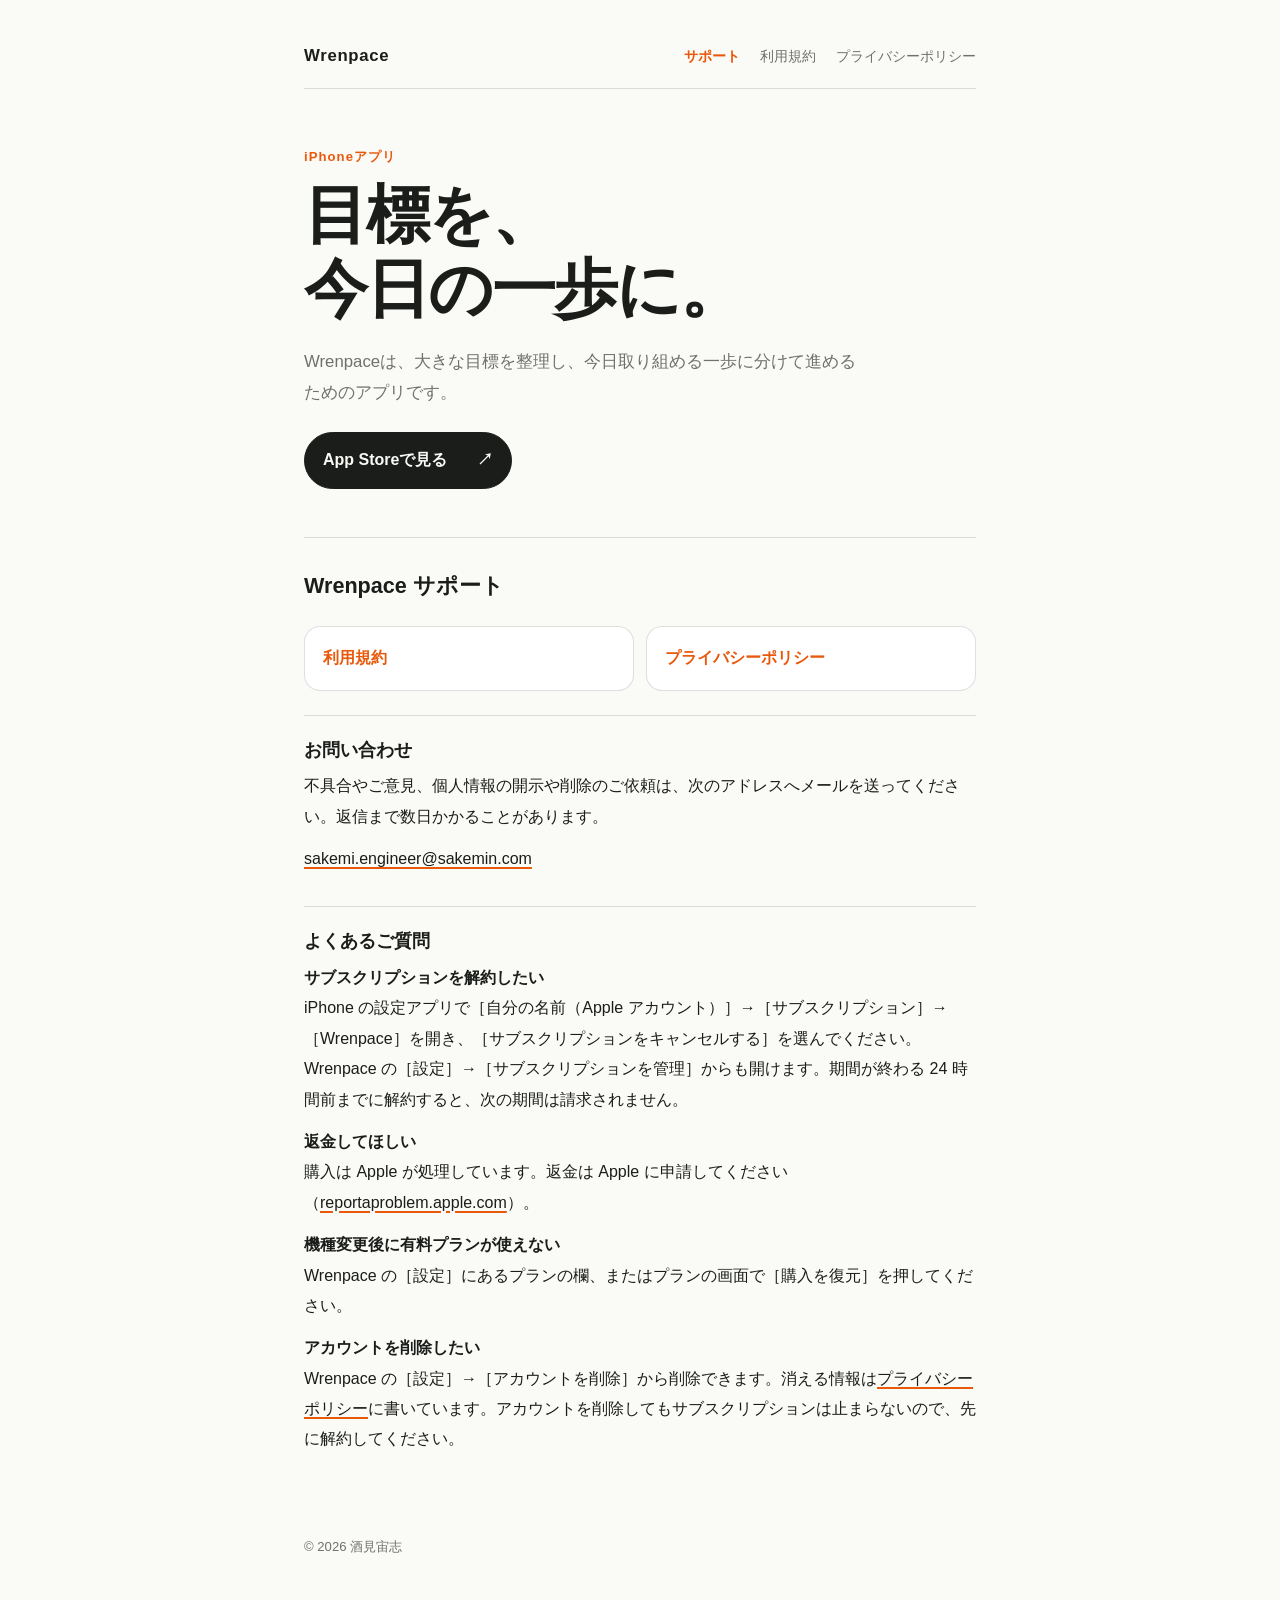
<file: index.html>
<!doctype html>
<html lang="ja">
<head>
<meta charset="utf-8">
<meta name="viewport" content="width=device-width, initial-scale=1, viewport-fit=cover">
<title>Wrenpace — 目標を、今日の一歩に</title>
<meta name="description" content="Wrenpaceは、大きな目標を今日取り組める一歩に整理するiPhoneアプリです。">
<link rel="stylesheet" href="style.css">
</head>
<body>
<div class="page">
  <header class="masthead">
    <a class="brand" href="./">Wrenpace</a>
    <nav aria-label="ページ">
      <a href="./" aria-current="page">サポート</a>
      <a href="terms/">利用規約</a>
      <a href="privacy/">プライバシーポリシー</a>
    </nav>
  </header>

  <main>
    <section class="hero" aria-labelledby="hero-title">
      <p class="eyebrow">iPhoneアプリ</p>
      <h1 id="hero-title">目標を、<br>今日の一歩に。</h1>
      <p class="hero-copy">Wrenpaceは、大きな目標を整理し、今日取り組める一歩に分けて進めるためのアプリです。</p>
      <a class="app-store-link" href="https://apps.apple.com/jp/app/wrenpace/id6824926927" aria-label="App StoreでWrenpaceを見る">
        <span class="app-store-link__label">App Storeで見る</span>
        <span aria-hidden="true">↗</span>
      </a>
    </section>

    <section class="support-area" aria-labelledby="support-title">
      <h2 class="support-title" id="support-title">Wrenpace サポート</h2>

      <div class="cards">
        <a class="card" href="terms/"><strong>利用規約</strong></a>
        <a class="card" href="privacy/"><strong>プライバシーポリシー</strong></a>
      </div>

      <section>
        <h3>お問い合わせ</h3>
        <p>不具合やご意見、個人情報の開示や削除のご依頼は、次のアドレスへメールを送ってください。返信まで数日かかることがあります。</p>
        <p><a href="mailto:sakemi.engineer@sakemin.com">sakemi.engineer@sakemin.com</a></p>
      </section>

      <section>
        <h3>よくあるご質問</h3>
      <p><strong>サブスクリプションを解約したい</strong><br>
      iPhone の設定アプリで［自分の名前（Apple アカウント）］→［サブスクリプション］→［Wrenpace］を開き、［サブスクリプションをキャンセルする］を選んでください。Wrenpace の［設定］→［サブスクリプションを管理］からも開けます。期間が終わる 24 時間前までに解約すると、次の期間は請求されません。</p>
      <p><strong>返金してほしい</strong><br>
      購入は Apple が処理しています。返金は Apple に申請してください（<a href="https://reportaproblem.apple.com/">reportaproblem.apple.com</a>）。</p>
      <p><strong>機種変更後に有料プランが使えない</strong><br>
      Wrenpace の［設定］にあるプランの欄、またはプランの画面で［購入を復元］を押してください。</p>
      <p><strong>アカウントを削除したい</strong><br>
      Wrenpace の［設定］→［アカウントを削除］から削除できます。消える情報は<a href="privacy/#delete">プライバシーポリシー</a>に書いています。アカウントを削除してもサブスクリプションは止まらないので、先に解約してください。</p>
      </section>
    </section>
  </main>

  <footer>© 2026 酒見宙志</footer>
</div>
</body>
</html>
</file>
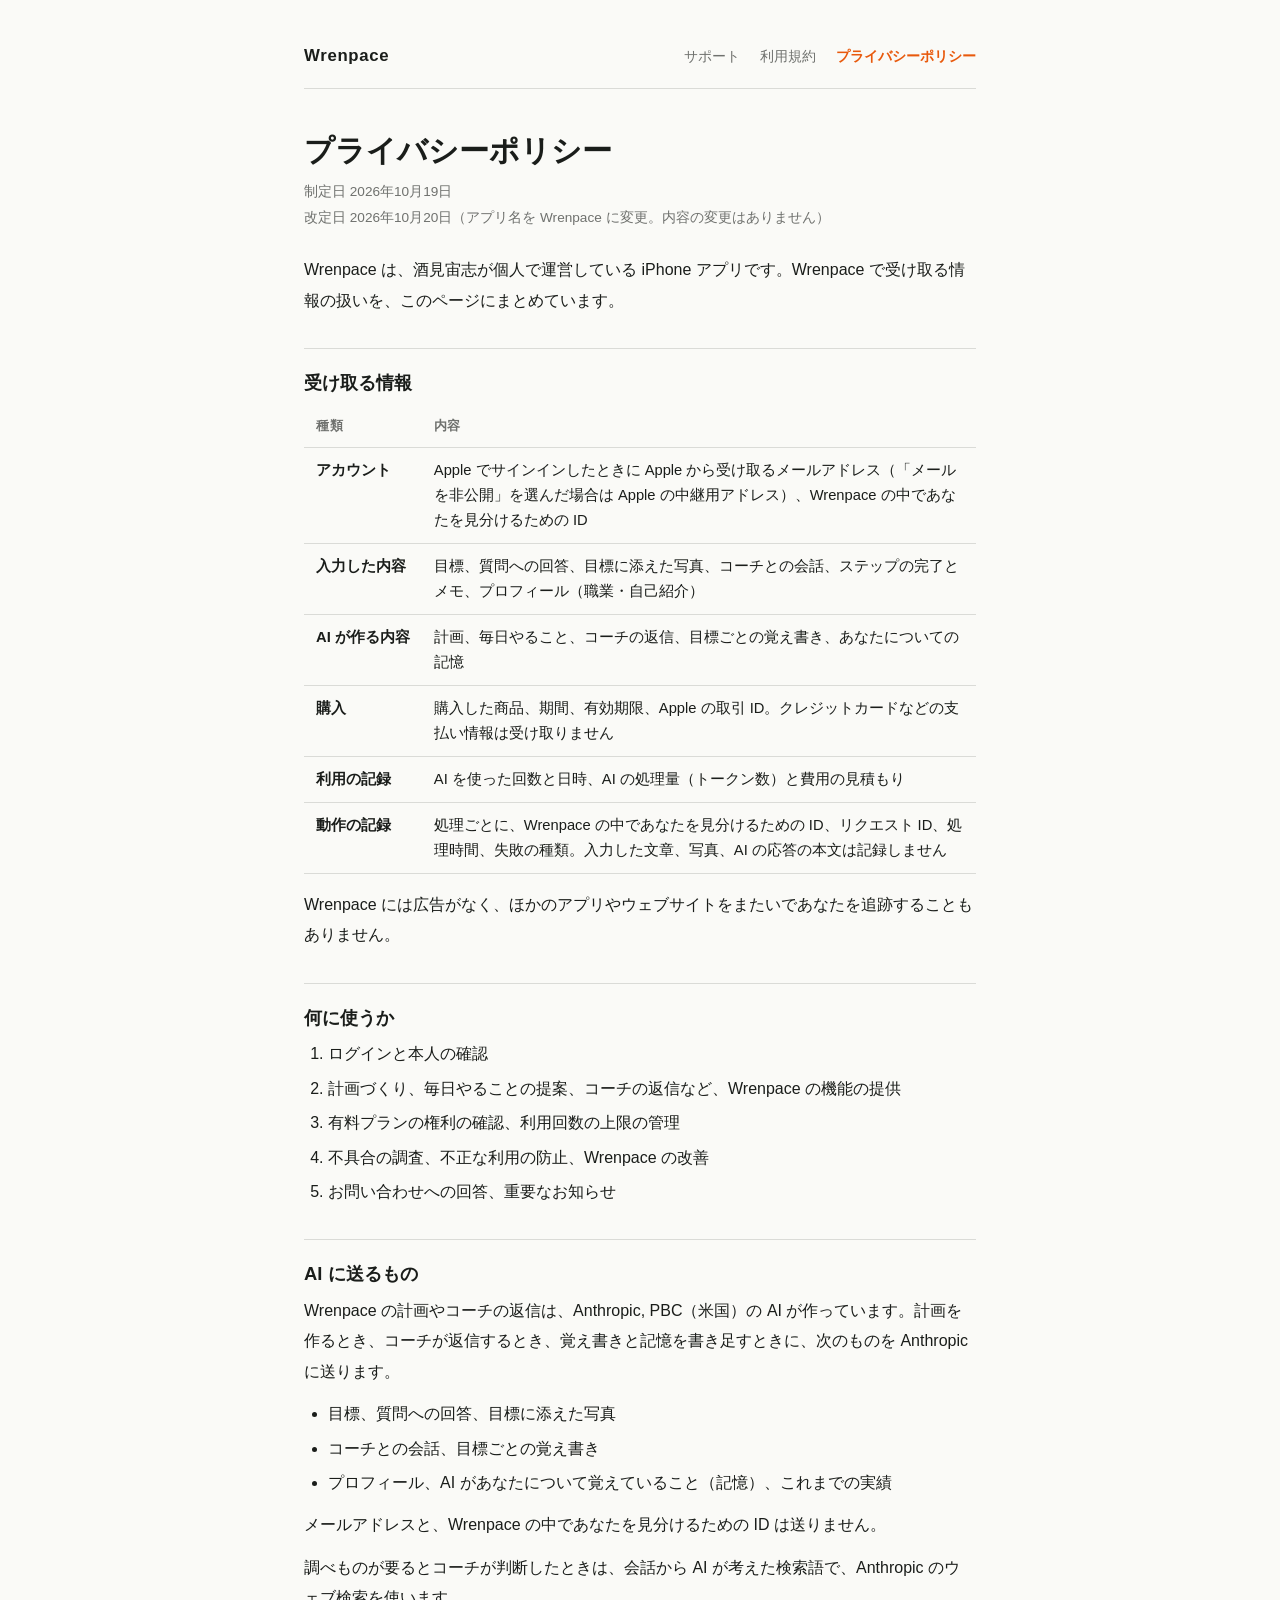
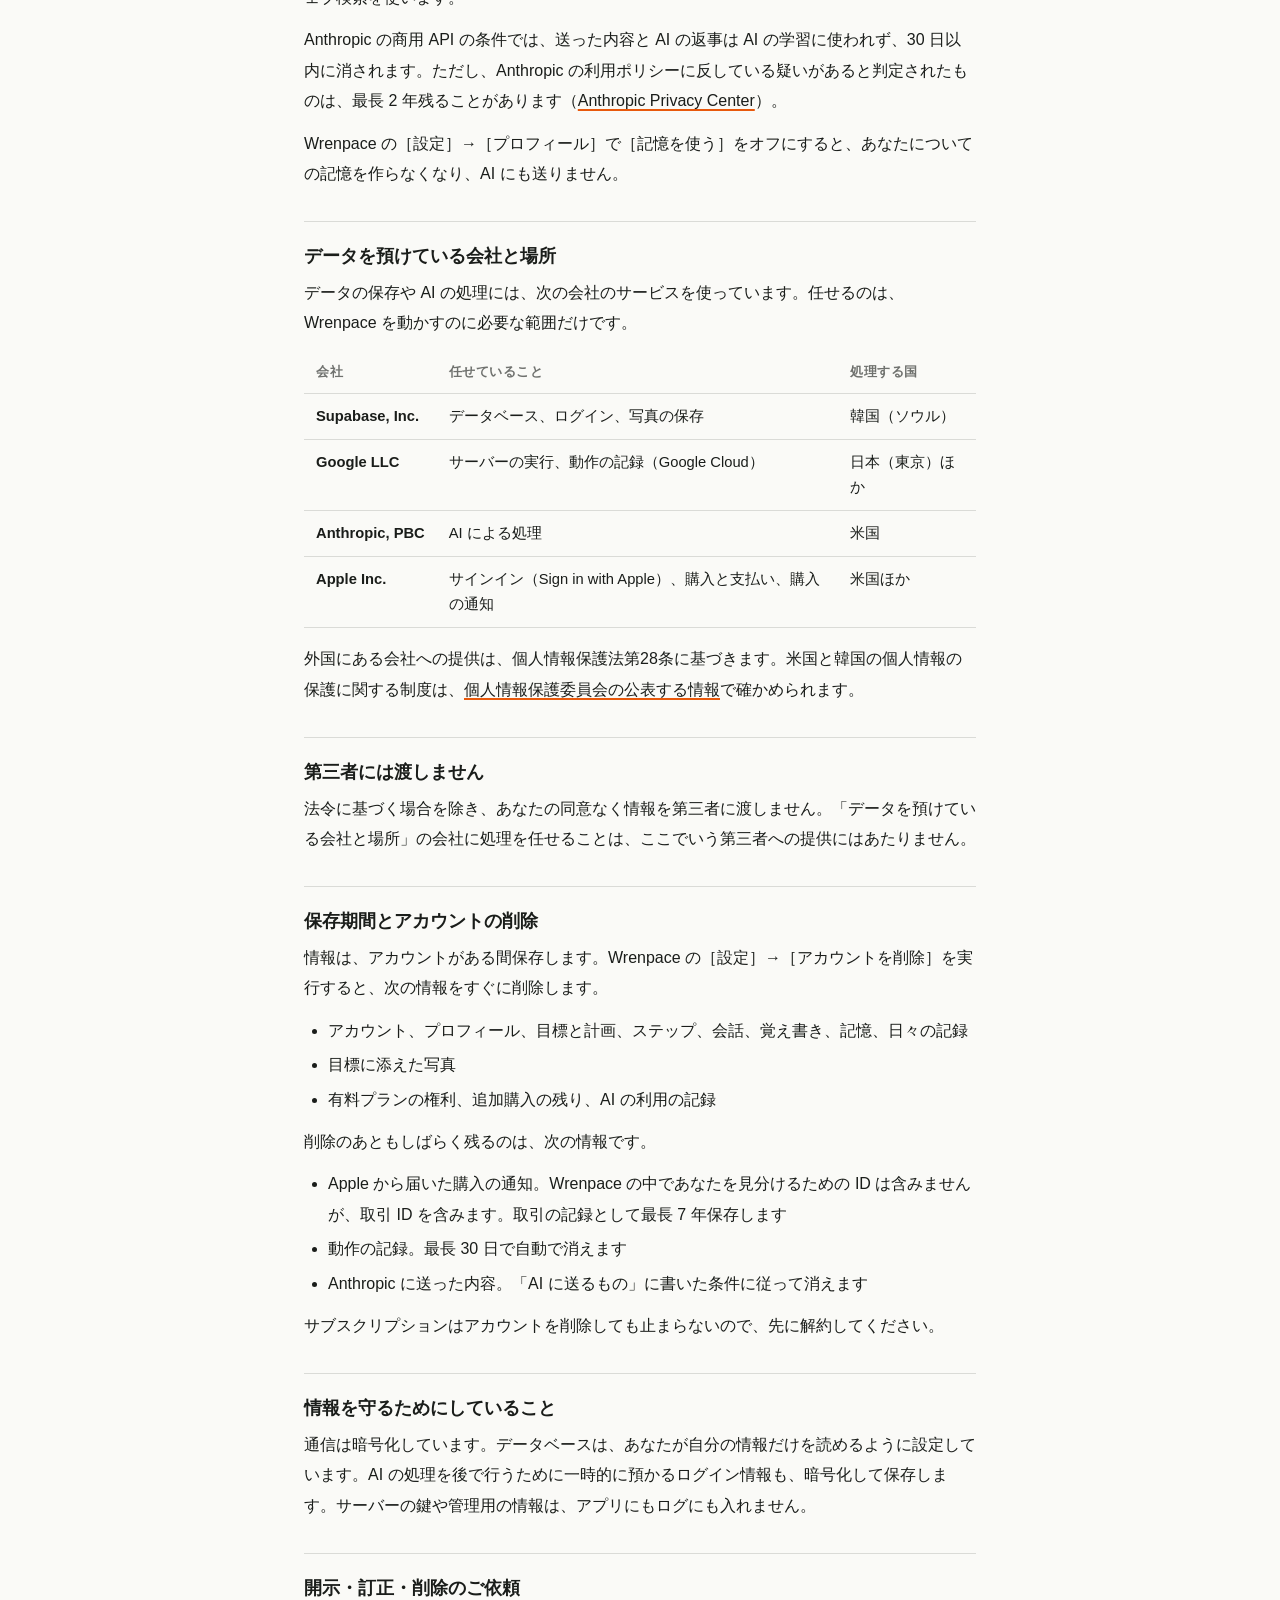
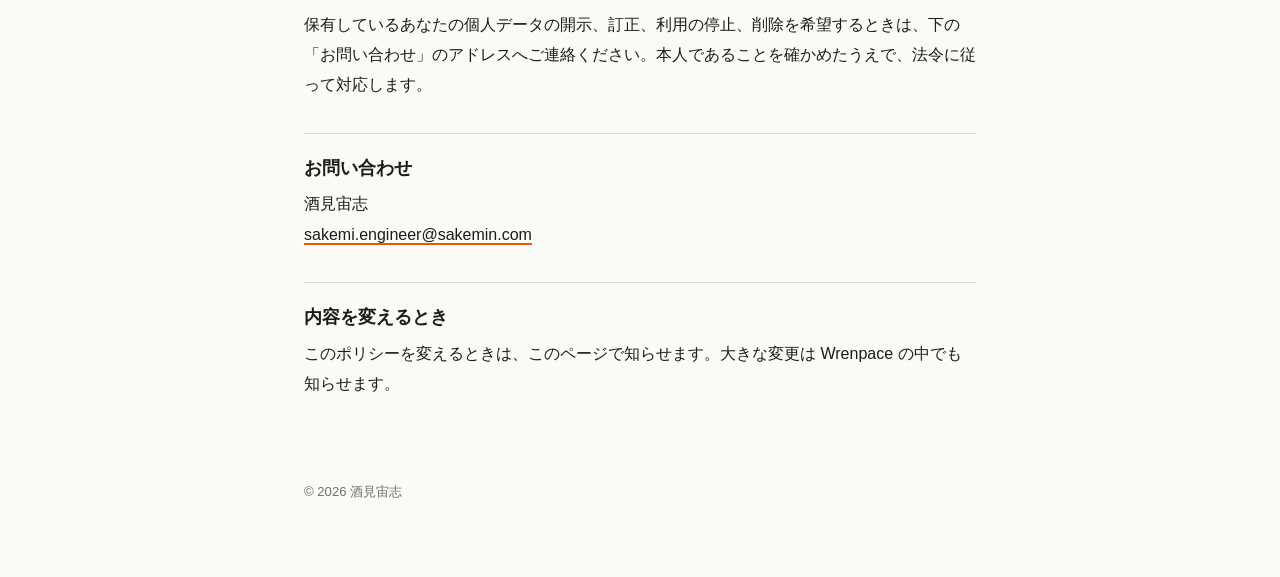
<file: privacy/index.html>
<!doctype html>
<html lang="ja">
<head>
<meta charset="utf-8">
<meta name="viewport" content="width=device-width, initial-scale=1, viewport-fit=cover">
<title>Wrenpace プライバシーポリシー</title>
<link rel="stylesheet" href="../style.css">
</head>
<body>
<div class="page">
  <header class="masthead">
    <a class="brand" href="../">Wrenpace</a>
    <nav aria-label="ページ">
      <a href="../">サポート</a>
      <a href="../terms/">利用規約</a>
      <a href="./" aria-current="page">プライバシーポリシー</a>
    </nav>
  </header>

  <main>
    <h1>プライバシーポリシー</h1>
    <p class="dates">制定日 2026年10月19日<br>改定日 2026年10月20日（アプリ名を Wrenpace に変更。内容の変更はありません）</p>
    <p class="lead">Wrenpace は、酒見宙志が個人で運営している iPhone アプリです。Wrenpace で受け取る情報の扱いを、このページにまとめています。</p>

    <section>
      <h2>受け取る情報</h2>
      <div class="table-wrap">
        <table>
          <thead><tr><th>種類</th><th>内容</th></tr></thead>
          <tbody>
            <tr><td>アカウント</td><td>Apple でサインインしたときに Apple から受け取るメールアドレス（「メールを非公開」を選んだ場合は Apple の中継用アドレス）、Wrenpace の中であなたを見分けるための ID</td></tr>
            <tr><td>入力した内容</td><td>目標、質問への回答、目標に添えた写真、コーチとの会話、ステップの完了とメモ、プロフィール（職業・自己紹介）</td></tr>
            <tr><td>AI が作る内容</td><td>計画、毎日やること、コーチの返信、目標ごとの覚え書き、あなたについての記憶</td></tr>
            <tr><td>購入</td><td>購入した商品、期間、有効期限、Apple の取引 ID。クレジットカードなどの支払い情報は受け取りません</td></tr>
            <tr><td>利用の記録</td><td>AI を使った回数と日時、AI の処理量（トークン数）と費用の見積もり</td></tr>
            <tr><td>動作の記録</td><td>処理ごとに、Wrenpace の中であなたを見分けるための ID、リクエスト ID、処理時間、失敗の種類。入力した文章、写真、AI の応答の本文は記録しません</td></tr>
          </tbody>
        </table>
      </div>
      <p>Wrenpace には広告がなく、ほかのアプリやウェブサイトをまたいであなたを追跡することもありません。</p>
    </section>

    <section>
      <h2>何に使うか</h2>
      <ol>
        <li>ログインと本人の確認</li>
        <li>計画づくり、毎日やることの提案、コーチの返信など、Wrenpace の機能の提供</li>
        <li>有料プランの権利の確認、利用回数の上限の管理</li>
        <li>不具合の調査、不正な利用の防止、Wrenpace の改善</li>
        <li>お問い合わせへの回答、重要なお知らせ</li>
      </ol>
    </section>

    <section>
      <h2>AI に送るもの</h2>
      <p>Wrenpace の計画やコーチの返信は、Anthropic, PBC（米国）の AI が作っています。計画を作るとき、コーチが返信するとき、覚え書きと記憶を書き足すときに、次のものを Anthropic に送ります。</p>
      <ul>
        <li>目標、質問への回答、目標に添えた写真</li>
        <li>コーチとの会話、目標ごとの覚え書き</li>
        <li>プロフィール、AI があなたについて覚えていること（記憶）、これまでの実績</li>
      </ul>
      <p>メールアドレスと、Wrenpace の中であなたを見分けるための ID は送りません。</p>
      <p>調べものが要るとコーチが判断したときは、会話から AI が考えた検索語で、Anthropic のウェブ検索を使います。</p>
      <p>Anthropic の商用 API の条件では、送った内容と AI の返事は AI の学習に使われず、30 日以内に消されます。ただし、Anthropic の利用ポリシーに反している疑いがあると判定されたものは、最長 2 年残ることがあります（<a href="https://privacy.claude.com/">Anthropic Privacy Center</a>）。</p>
      <p>Wrenpace の［設定］→［プロフィール］で［記憶を使う］をオフにすると、あなたについての記憶を作らなくなり、AI にも送りません。</p>
    </section>

    <section>
      <h2>データを預けている会社と場所</h2>
      <p>データの保存や AI の処理には、次の会社のサービスを使っています。任せるのは、Wrenpace を動かすのに必要な範囲だけです。</p>
      <div class="table-wrap">
        <table>
          <thead><tr><th>会社</th><th>任せていること</th><th>処理する国</th></tr></thead>
          <tbody>
            <tr><td>Supabase, Inc.</td><td>データベース、ログイン、写真の保存</td><td>韓国（ソウル）</td></tr>
            <tr><td>Google LLC</td><td>サーバーの実行、動作の記録（Google Cloud）</td><td>日本（東京）ほか</td></tr>
            <tr><td>Anthropic, PBC</td><td>AI による処理</td><td>米国</td></tr>
            <tr><td>Apple Inc.</td><td>サインイン（Sign in with Apple）、購入と支払い、購入の通知</td><td>米国ほか</td></tr>
          </tbody>
        </table>
      </div>
      <p>外国にある会社への提供は、個人情報保護法第28条に基づきます。米国と韓国の個人情報の保護に関する制度は、<a href="https://www.ppc.go.jp/personalinfo/legal/kaiseihogohou/#gaikoku">個人情報保護委員会の公表する情報</a>で確かめられます。</p>
    </section>

    <section>
      <h2>第三者には渡しません</h2>
      <p>法令に基づく場合を除き、あなたの同意なく情報を第三者に渡しません。「データを預けている会社と場所」の会社に処理を任せることは、ここでいう第三者への提供にはあたりません。</p>
    </section>

    <section id="delete">
      <h2>保存期間とアカウントの削除</h2>
      <p>情報は、アカウントがある間保存します。Wrenpace の［設定］→［アカウントを削除］を実行すると、次の情報をすぐに削除します。</p>
      <ul>
        <li>アカウント、プロフィール、目標と計画、ステップ、会話、覚え書き、記憶、日々の記録</li>
        <li>目標に添えた写真</li>
        <li>有料プランの権利、追加購入の残り、AI の利用の記録</li>
      </ul>
      <p>削除のあともしばらく残るのは、次の情報です。</p>
      <ul>
        <li>Apple から届いた購入の通知。Wrenpace の中であなたを見分けるための ID は含みませんが、取引 ID を含みます。取引の記録として最長 7 年保存します</li>
        <li>動作の記録。最長 30 日で自動で消えます</li>
        <li>Anthropic に送った内容。「AI に送るもの」に書いた条件に従って消えます</li>
      </ul>
      <p>サブスクリプションはアカウントを削除しても止まらないので、先に解約してください。</p>
    </section>

    <section>
      <h2>情報を守るためにしていること</h2>
      <p>通信は暗号化しています。データベースは、あなたが自分の情報だけを読めるように設定しています。AI の処理を後で行うために一時的に預かるログイン情報も、暗号化して保存します。サーバーの鍵や管理用の情報は、アプリにもログにも入れません。</p>
    </section>

    <section>
      <h2>開示・訂正・削除のご依頼</h2>
      <p>保有しているあなたの個人データの開示、訂正、利用の停止、削除を希望するときは、下の「お問い合わせ」のアドレスへご連絡ください。本人であることを確かめたうえで、法令に従って対応します。</p>
    </section>

    <section>
      <h2>お問い合わせ</h2>
      <p>酒見宙志<br><a href="mailto:sakemi.engineer@sakemin.com">sakemi.engineer@sakemin.com</a></p>
    </section>

    <section>
      <h2>内容を変えるとき</h2>
      <p>このポリシーを変えるときは、このページで知らせます。大きな変更は Wrenpace の中でも知らせます。</p>
    </section>
  </main>

  <footer>© 2026 酒見宙志</footer>
</div>
</body>
</html>
</file>
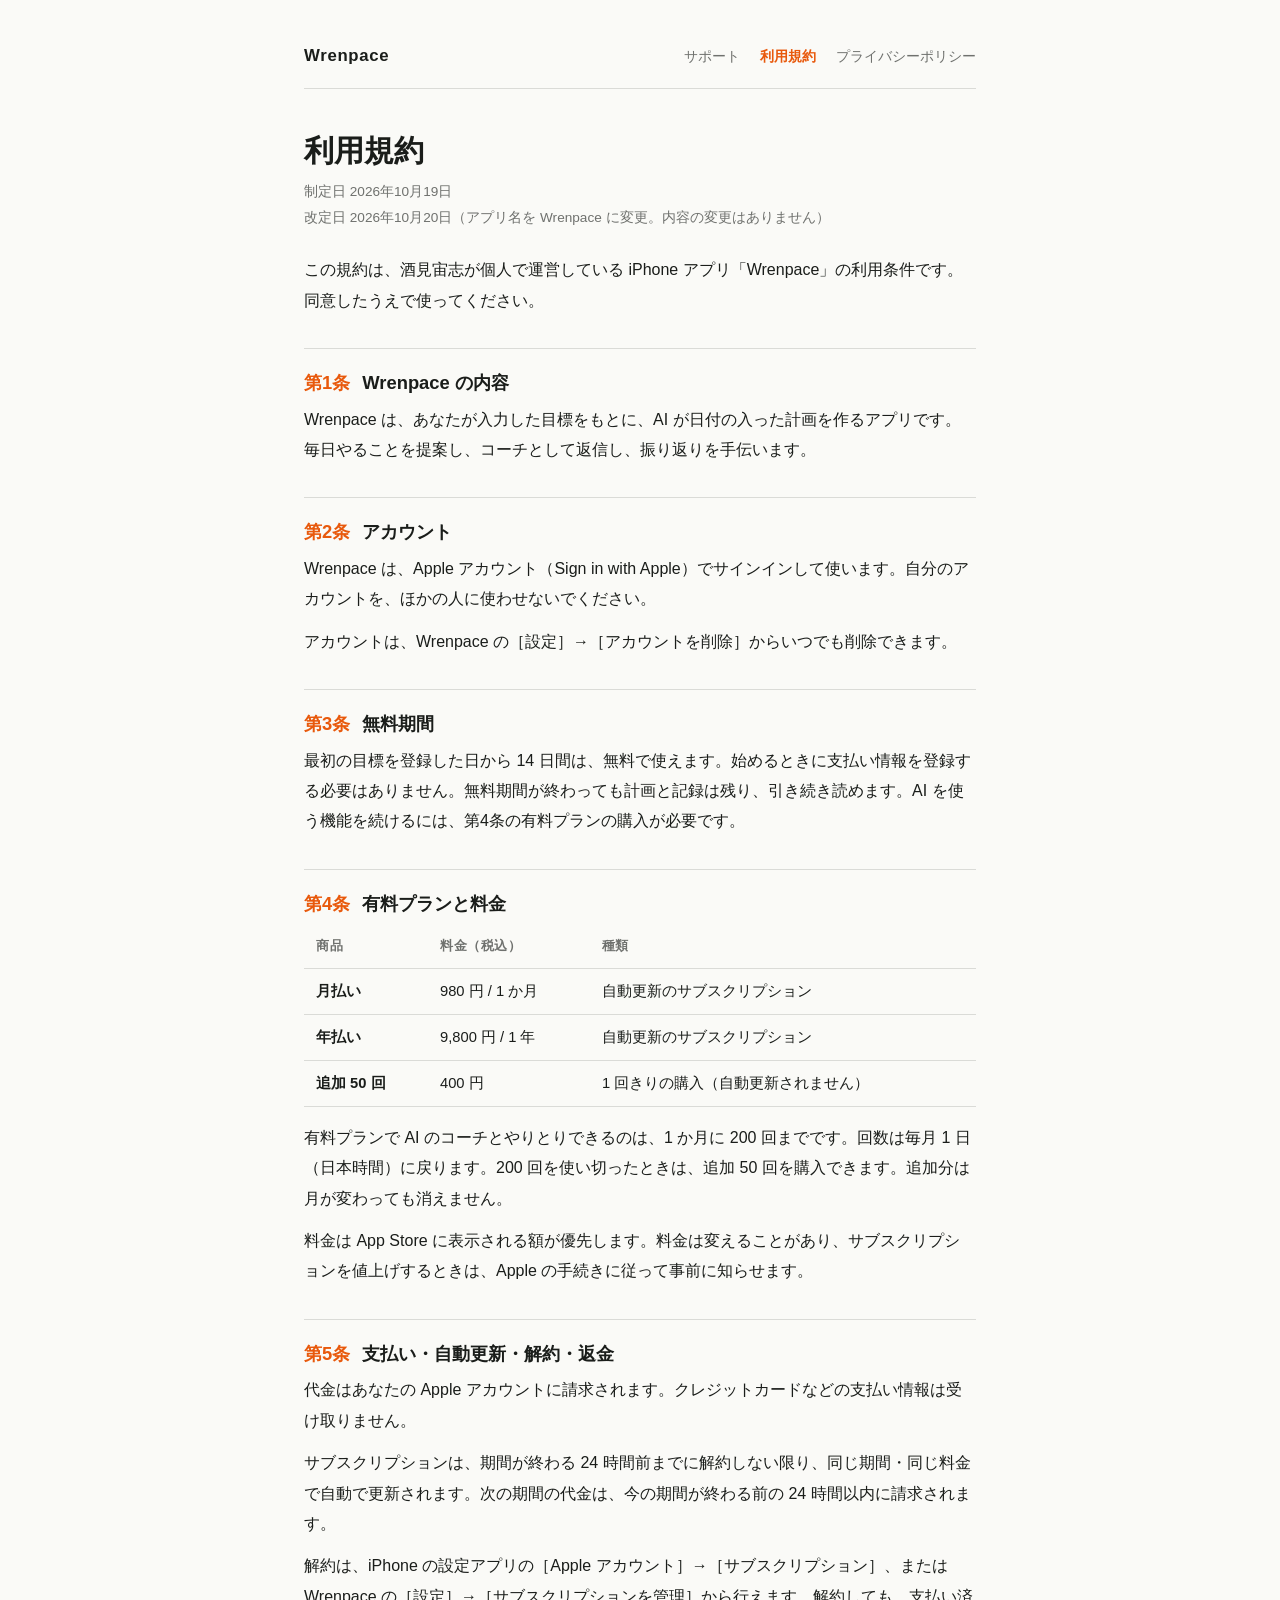
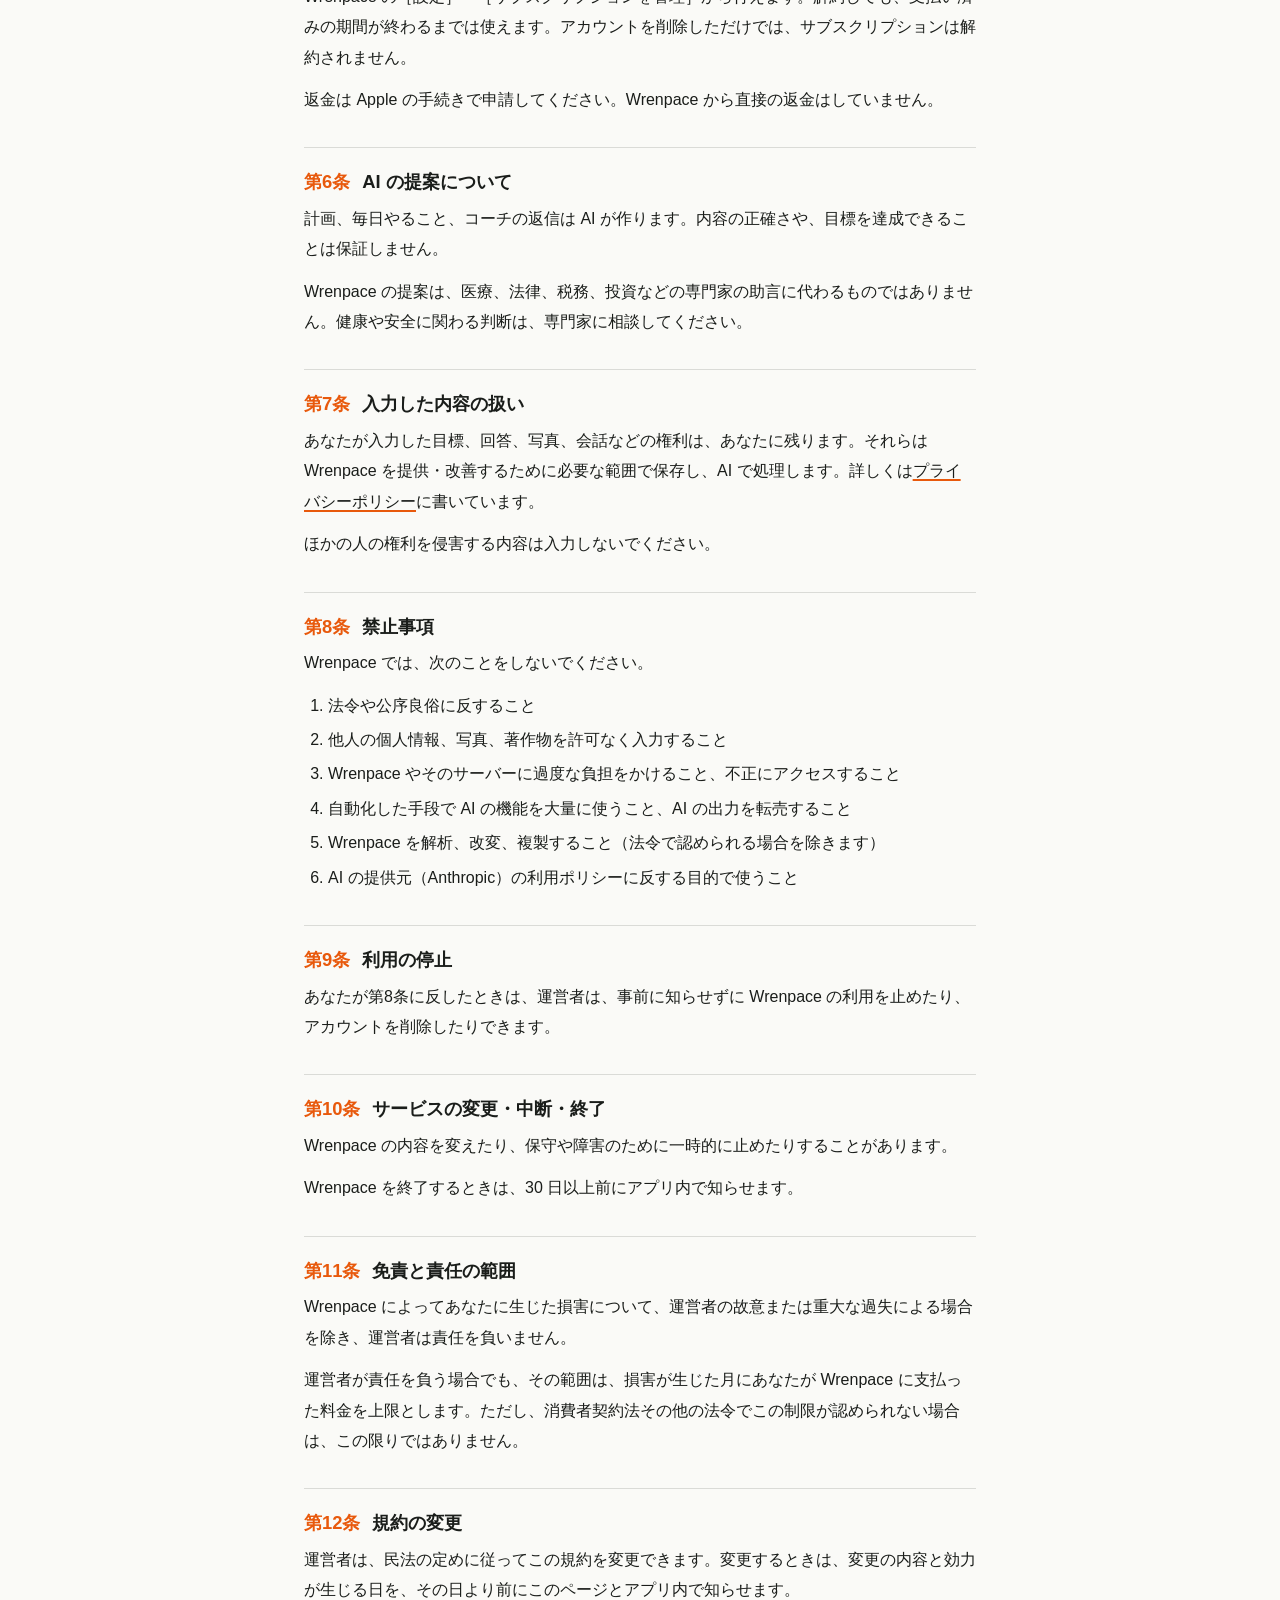
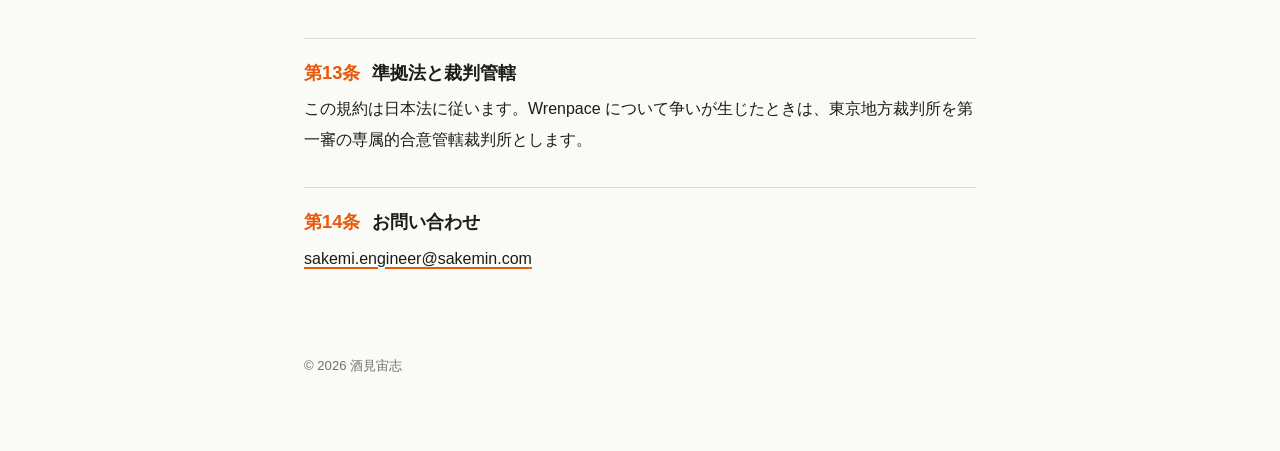
<file: terms/index.html>
<!doctype html>
<html lang="ja">
<head>
<meta charset="utf-8">
<meta name="viewport" content="width=device-width, initial-scale=1, viewport-fit=cover">
<title>Wrenpace 利用規約</title>
<link rel="stylesheet" href="../style.css">
</head>
<body>
<div class="page">
  <header class="masthead">
    <a class="brand" href="../">Wrenpace</a>
    <nav aria-label="ページ">
      <a href="../">サポート</a>
      <a href="./" aria-current="page">利用規約</a>
      <a href="../privacy/">プライバシーポリシー</a>
    </nav>
  </header>

  <main>
    <h1>利用規約</h1>
    <p class="dates">制定日 2026年10月19日<br>改定日 2026年10月20日（アプリ名を Wrenpace に変更。内容の変更はありません）</p>
    <p class="lead">この規約は、酒見宙志が個人で運営している iPhone アプリ「Wrenpace」の利用条件です。同意したうえで使ってください。</p>

    <section>
      <h2><span class="no">第1条</span>Wrenpace の内容</h2>
      <p>Wrenpace は、あなたが入力した目標をもとに、AI が日付の入った計画を作るアプリです。毎日やることを提案し、コーチとして返信し、振り返りを手伝います。</p>
    </section>

    <section>
      <h2><span class="no">第2条</span>アカウント</h2>
      <p>Wrenpace は、Apple アカウント（Sign in with Apple）でサインインして使います。自分のアカウントを、ほかの人に使わせないでください。</p>
      <p>アカウントは、Wrenpace の［設定］→［アカウントを削除］からいつでも削除できます。</p>
    </section>

    <section>
      <h2><span class="no">第3条</span>無料期間</h2>
      <p>最初の目標を登録した日から 14 日間は、無料で使えます。始めるときに支払い情報を登録する必要はありません。無料期間が終わっても計画と記録は残り、引き続き読めます。AI を使う機能を続けるには、第4条の有料プランの購入が必要です。</p>
    </section>

    <section>
      <h2><span class="no">第4条</span>有料プランと料金</h2>
      <div class="table-wrap">
        <table>
          <thead><tr><th>商品</th><th>料金（税込）</th><th>種類</th></tr></thead>
          <tbody>
            <tr><td>月払い</td><td>980 円 / 1 か月</td><td>自動更新のサブスクリプション</td></tr>
            <tr><td>年払い</td><td>9,800 円 / 1 年</td><td>自動更新のサブスクリプション</td></tr>
            <tr><td>追加 50 回</td><td>400 円</td><td>1 回きりの購入（自動更新されません）</td></tr>
          </tbody>
        </table>
      </div>
      <p>有料プランで AI のコーチとやりとりできるのは、1 か月に 200 回までです。回数は毎月 1 日（日本時間）に戻ります。200 回を使い切ったときは、追加 50 回を購入できます。追加分は月が変わっても消えません。</p>
      <p>料金は App Store に表示される額が優先します。料金は変えることがあり、サブスクリプションを値上げするときは、Apple の手続きに従って事前に知らせます。</p>
    </section>

    <section>
      <h2><span class="no">第5条</span>支払い・自動更新・解約・返金</h2>
      <p>代金はあなたの Apple アカウントに請求されます。クレジットカードなどの支払い情報は受け取りません。</p>
      <p>サブスクリプションは、期間が終わる 24 時間前までに解約しない限り、同じ期間・同じ料金で自動で更新されます。次の期間の代金は、今の期間が終わる前の 24 時間以内に請求されます。</p>
      <p>解約は、iPhone の設定アプリの［Apple アカウント］→［サブスクリプション］、または Wrenpace の［設定］→［サブスクリプションを管理］から行えます。解約しても、支払い済みの期間が終わるまでは使えます。アカウントを削除しただけでは、サブスクリプションは解約されません。</p>
      <p>返金は Apple の手続きで申請してください。Wrenpace から直接の返金はしていません。</p>
    </section>

    <section>
      <h2><span class="no">第6条</span>AI の提案について</h2>
      <p>計画、毎日やること、コーチの返信は AI が作ります。内容の正確さや、目標を達成できることは保証しません。</p>
      <p>Wrenpace の提案は、医療、法律、税務、投資などの専門家の助言に代わるものではありません。健康や安全に関わる判断は、専門家に相談してください。</p>
    </section>

    <section>
      <h2><span class="no">第7条</span>入力した内容の扱い</h2>
      <p>あなたが入力した目標、回答、写真、会話などの権利は、あなたに残ります。それらは Wrenpace を提供・改善するために必要な範囲で保存し、AI で処理します。詳しくは<a href="../privacy/">プライバシーポリシー</a>に書いています。</p>
      <p>ほかの人の権利を侵害する内容は入力しないでください。</p>
    </section>

    <section>
      <h2><span class="no">第8条</span>禁止事項</h2>
      <p>Wrenpace では、次のことをしないでください。</p>
      <ol>
        <li>法令や公序良俗に反すること</li>
        <li>他人の個人情報、写真、著作物を許可なく入力すること</li>
        <li>Wrenpace やそのサーバーに過度な負担をかけること、不正にアクセスすること</li>
        <li>自動化した手段で AI の機能を大量に使うこと、AI の出力を転売すること</li>
        <li>Wrenpace を解析、改変、複製すること（法令で認められる場合を除きます）</li>
        <li>AI の提供元（Anthropic）の利用ポリシーに反する目的で使うこと</li>
      </ol>
    </section>

    <section>
      <h2><span class="no">第9条</span>利用の停止</h2>
      <p>あなたが第8条に反したときは、運営者は、事前に知らせずに Wrenpace の利用を止めたり、アカウントを削除したりできます。</p>
    </section>

    <section>
      <h2><span class="no">第10条</span>サービスの変更・中断・終了</h2>
      <p>Wrenpace の内容を変えたり、保守や障害のために一時的に止めたりすることがあります。</p>
      <p>Wrenpace を終了するときは、30 日以上前にアプリ内で知らせます。</p>
    </section>

    <section>
      <h2><span class="no">第11条</span>免責と責任の範囲</h2>
      <p>Wrenpace によってあなたに生じた損害について、運営者の故意または重大な過失による場合を除き、運営者は責任を負いません。</p>
      <p>運営者が責任を負う場合でも、その範囲は、損害が生じた月にあなたが Wrenpace に支払った料金を上限とします。ただし、消費者契約法その他の法令でこの制限が認められない場合は、この限りではありません。</p>
    </section>

    <section>
      <h2><span class="no">第12条</span>規約の変更</h2>
      <p>運営者は、民法の定めに従ってこの規約を変更できます。変更するときは、変更の内容と効力が生じる日を、その日より前にこのページとアプリ内で知らせます。</p>
    </section>

    <section>
      <h2><span class="no">第13条</span>準拠法と裁判管轄</h2>
      <p>この規約は日本法に従います。Wrenpace について争いが生じたときは、東京地方裁判所を第一審の専属的合意管轄裁判所とします。</p>
    </section>

    <section>
      <h2><span class="no">第14条</span>お問い合わせ</h2>
      <p><a href="mailto:sakemi.engineer@sakemin.com">sakemi.engineer@sakemin.com</a></p>
    </section>
  </main>

  <footer>© 2026 酒見宙志</footer>
</div>
</body>
</html>
</file>
<file: style.css>
:root {
  --paper: #FAFAF7;
  --surface: #FFFFFF;
  --ink: #1A1D1A;
  --muted: rgba(26, 29, 26, 0.62);
  --rule: rgba(26, 29, 26, 0.14);
  --accent: #E8590C;
  --todo-bg: #fff1c2;
  --todo-ink: #6b4b00;
}
@media (prefers-color-scheme: dark) {
  :root:not([data-theme="light"]) {
    --paper: #131311;
    --surface: #1E1E1B;
    --ink: #F2F2EC;
    --muted: rgba(242, 242, 236, 0.62);
    --rule: rgba(242, 242, 236, 0.14);
    --accent: #FF6B1A;
    --todo-bg: #4a3a0c;
    --todo-ink: #ffe29a;
    color-scheme: dark;
  }
}
:root[data-theme="dark"] {
  --paper: #131311;
  --surface: #1E1E1B;
  --ink: #F2F2EC;
  --muted: rgba(242, 242, 236, 0.62);
  --rule: rgba(242, 242, 236, 0.14);
  --accent: #FF6B1A;
  --todo-bg: #4a3a0c;
  --todo-ink: #ffe29a;
  color-scheme: dark;
}

* { box-sizing: border-box; }
body {
  margin: 0;
  background: var(--paper);
  color: var(--ink);
  font-family: -apple-system, BlinkMacSystemFont, "Hiragino Sans", "Hiragino Kaku Gothic ProN", "Noto Sans JP", sans-serif;
  font-size: 16px;
  line-height: 1.9;
  padding-inline: 20px;
}
.page { max-width: 42rem; margin-inline: auto; padding-block: 40px 72px; }

.masthead { display: flex; flex-wrap: wrap; align-items: baseline; justify-content: space-between; gap: 8px 24px; padding-bottom: 16px; border-bottom: 1px solid var(--rule); }
.brand { font-family: -apple-system, BlinkMacSystemFont, "Hiragino Sans", "Hiragino Kaku Gothic ProN", "Noto Sans JP", sans-serif; font-weight: 700; font-size: 1.05rem; color: var(--ink); text-decoration: none; letter-spacing: 0.04em; }
.masthead nav { display: flex; gap: 20px; font-size: 0.9rem; }
.masthead nav a { color: var(--muted); text-decoration: none; }
.masthead nav a[aria-current="page"] { color: var(--accent); font-weight: 700; }
.masthead nav a:hover, .masthead nav a:focus-visible { color: var(--accent); }

h1 { font-family: -apple-system, BlinkMacSystemFont, "Hiragino Sans", "Hiragino Kaku Gothic ProN", "Noto Sans JP", sans-serif; font-size: 1.9rem; line-height: 1.4; margin: 40px 0 8px; text-wrap: balance; }
.dates { color: var(--muted); font-size: 0.85rem; margin: 0 0 24px; font-variant-numeric: tabular-nums; }
.lead { margin: 0 0 32px; }

section { padding-block: 20px; border-top: 1px solid var(--rule); }
h2 { font-family: -apple-system, BlinkMacSystemFont, "Hiragino Sans", "Hiragino Kaku Gothic ProN", "Noto Sans JP", sans-serif; font-size: 1.15rem; line-height: 1.5; margin: 0 0 8px; display: flex; gap: 12px; text-wrap: balance; }
h3 { font-family: -apple-system, BlinkMacSystemFont, "Hiragino Sans", "Hiragino Kaku Gothic ProN", "Noto Sans JP", sans-serif; font-size: 1.15rem; line-height: 1.5; margin: 0 0 8px; text-wrap: balance; }
h2 .no { color: var(--accent); flex: none; font-variant-numeric: tabular-nums; }
p { margin: 0 0 12px; }
ol, ul { margin: 0 0 12px; padding-left: 1.5em; }
li { margin-bottom: 4px; }

.table-wrap { overflow-x: auto; margin: 8px 0 16px; }
table { border-collapse: collapse; width: 100%; font-size: 0.92rem; line-height: 1.7; }
th, td { text-align: left; vertical-align: top; padding: 10px 12px; border-bottom: 1px solid var(--rule); }
th { font-weight: 700; color: var(--muted); font-size: 0.82rem; letter-spacing: 0.04em; white-space: nowrap; }
td:first-child { white-space: nowrap; font-weight: 700; }

main a, footer a { color: var(--ink); text-decoration-color: var(--accent); text-decoration-thickness: 1.5px; text-underline-offset: 3px; }
a:focus-visible { outline: 2px solid var(--accent); outline-offset: 2px; border-radius: 2px; }
.todo { background: var(--todo-bg); color: var(--todo-ink); padding: 0 4px; border-radius: 3px; font-weight: 700; }

.cards { display: grid; grid-template-columns: repeat(auto-fit, minmax(15rem, 1fr)); gap: 12px; margin: 24px 0; }
.card { background: var(--surface); border: 1px solid var(--rule); border-radius: 16px; padding: 16px 18px; color: var(--ink); text-decoration: none; display: flex; flex-direction: column; gap: 4px; }
.card strong { font-family: -apple-system, BlinkMacSystemFont, "Hiragino Sans", "Hiragino Kaku Gothic ProN", "Noto Sans JP", sans-serif; color: var(--accent); }
.card span { color: var(--muted); font-size: 0.9rem; line-height: 1.6; }
.card:hover, .card:focus-visible { border-color: var(--accent); }

.hero { padding: 56px 0 48px; border-top: 0; }
.hero .eyebrow { color: var(--accent); font-size: 0.82rem; font-weight: 700; letter-spacing: 0.08em; margin-bottom: 8px; }
.hero h1 { font-size: clamp(2.35rem, 8vw, 4rem); line-height: 1.16; letter-spacing: -0.03em; margin: 0 0 20px; }
.hero-copy { color: var(--muted); font-size: 1.05rem; line-height: 1.85; max-width: 35rem; margin-bottom: 24px; }
.app-store-link { align-items: center; background: var(--ink); border: 1px solid var(--ink); border-radius: 999px; color: var(--paper); display: inline-flex; font-weight: 700; gap: 12px; justify-content: space-between; min-width: 13rem; padding: 12px 18px; text-decoration: none; }
.app-store-link:hover { background: var(--accent); border-color: var(--accent); color: #1A1D1A; }
.app-store-link:focus-visible { border-radius: 999px; outline-offset: 3px; }
.support-area { border-top: 0; padding: 0; }
.support-title { border-top: 1px solid var(--rule); font-size: 1.35rem; margin: 0; padding-top: 32px; }

@media (max-width: 36rem) {
  body { padding-inline: 16px; }
  .page { padding-block: 24px 56px; }
  .masthead { align-items: flex-start; }
  .masthead nav { gap: 12px; overflow-x: auto; padding-bottom: 2px; width: 100%; }
  .masthead nav a { white-space: nowrap; }
  .hero { padding: 40px 0; }
  .hero-copy { font-size: 1rem; }
  .app-store-link { width: 100%; }
  .cards { grid-template-columns: 1fr; }
}

footer { margin-top: 48px; color: var(--muted); font-size: 0.82rem; }
</file>
